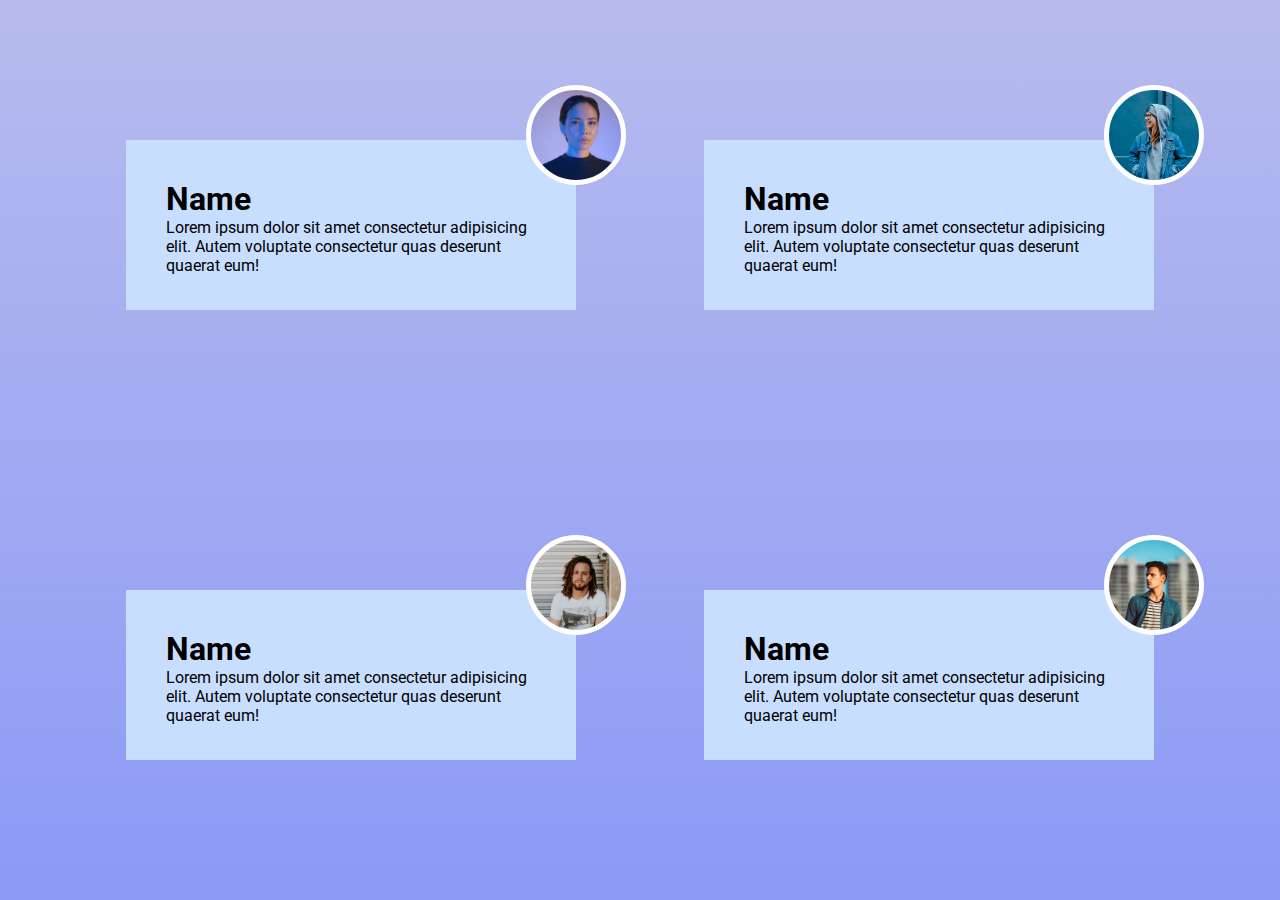
<file: Project 1(Variable Illustration)/index.html>
<!DOCTYPE html>
<html lang="en">
<head>
    <meta charset="UTF-8">
    <meta name="viewport" content="width=device-width, initial-scale=1.0">
    <title>SASS Variables</title>
    <link rel="stylesheet" href="style.css">
</head>
<body>
    <section class="cards">
        <div class="card">
            <div class="image image1"></div>
            <h1>Name</h1>
            <p>Lorem ipsum dolor sit amet consectetur adipisicing elit. 
               Autem voluptate consectetur quas deserunt quaerat eum!</p>
        </div>
        <div class="card">
            <div class="image image2"></div>
            <h1>Name</h1>
            <p>Lorem ipsum dolor sit amet consectetur adipisicing elit. 
               Autem voluptate consectetur quas deserunt quaerat eum!</p>
        </div>
        <div class="card">
            <div class="image image3"></div>
            <h1>Name</h1>
            <p>Lorem ipsum dolor sit amet consectetur adipisicing elit. 
               Autem voluptate consectetur quas deserunt quaerat eum!</p>
        </div>
        <div class="card">
            <div class="image image4"></div>
            <h1>Name</h1>
            <p>Lorem ipsum dolor sit amet consectetur adipisicing elit. 
               Autem voluptate consectetur quas deserunt quaerat eum!</p>
        </div>
    </section>
</body>
</html>
</file>
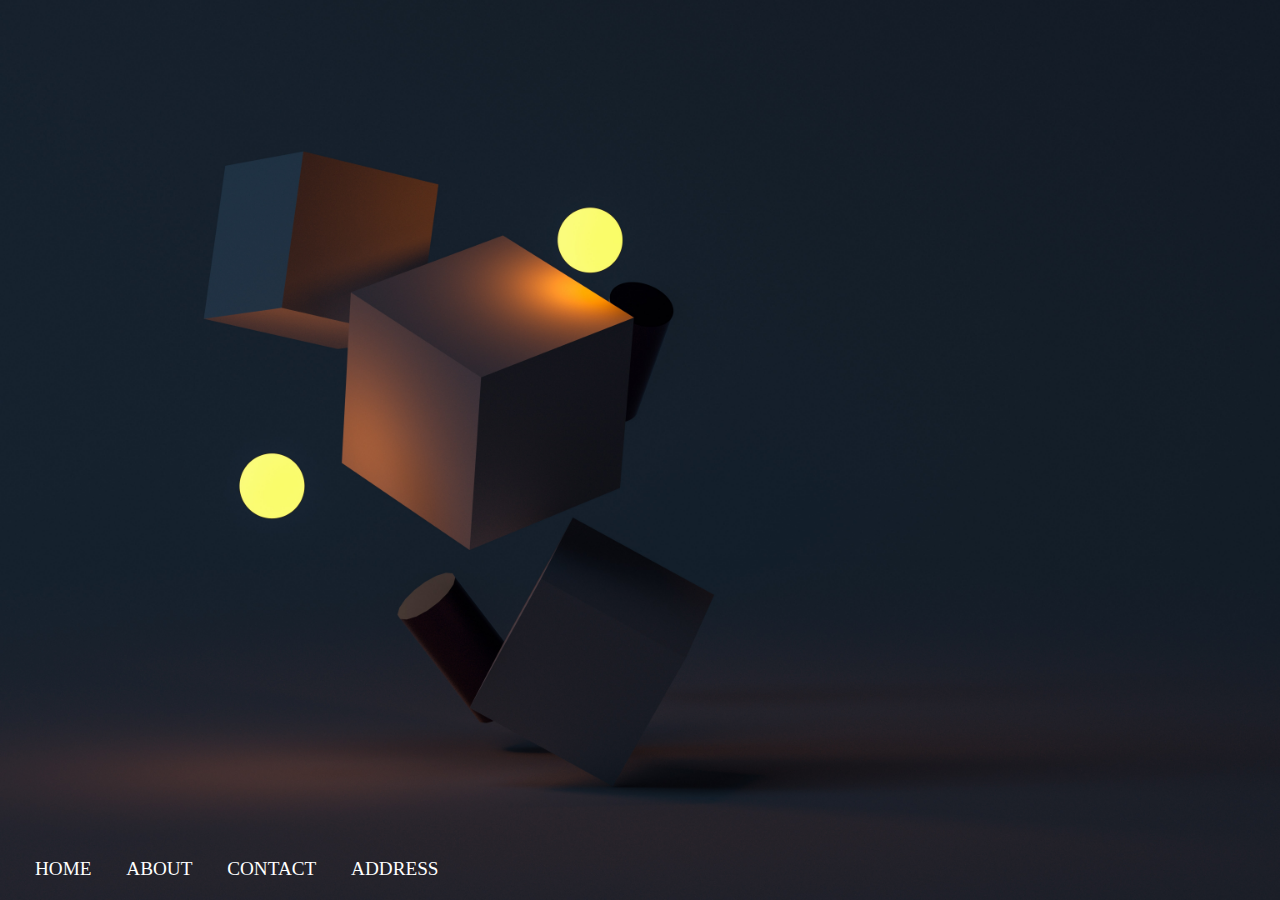
<file: Project 2(Nested Illustration)/index.html>
<!DOCTYPE html>
<html lang="en">
<head>
    <meta charset="UTF-8">
    <meta name="viewport" content="width=device-width, initial-scale=1.0">
    <title>Nested</title>
    <link rel="stylesheet" href="style.css">
</head>
<body>
    <section class="container">
        <ul>
            <li><a href="">HOME</a></li>
            <li><a href="">ABOUT</a></li>
            <li><a href="">CONTACT</a></li>
            <li><a href="">ADDRESS</a></li>
        </ul>
    </section>
</body>
</html>
</file>
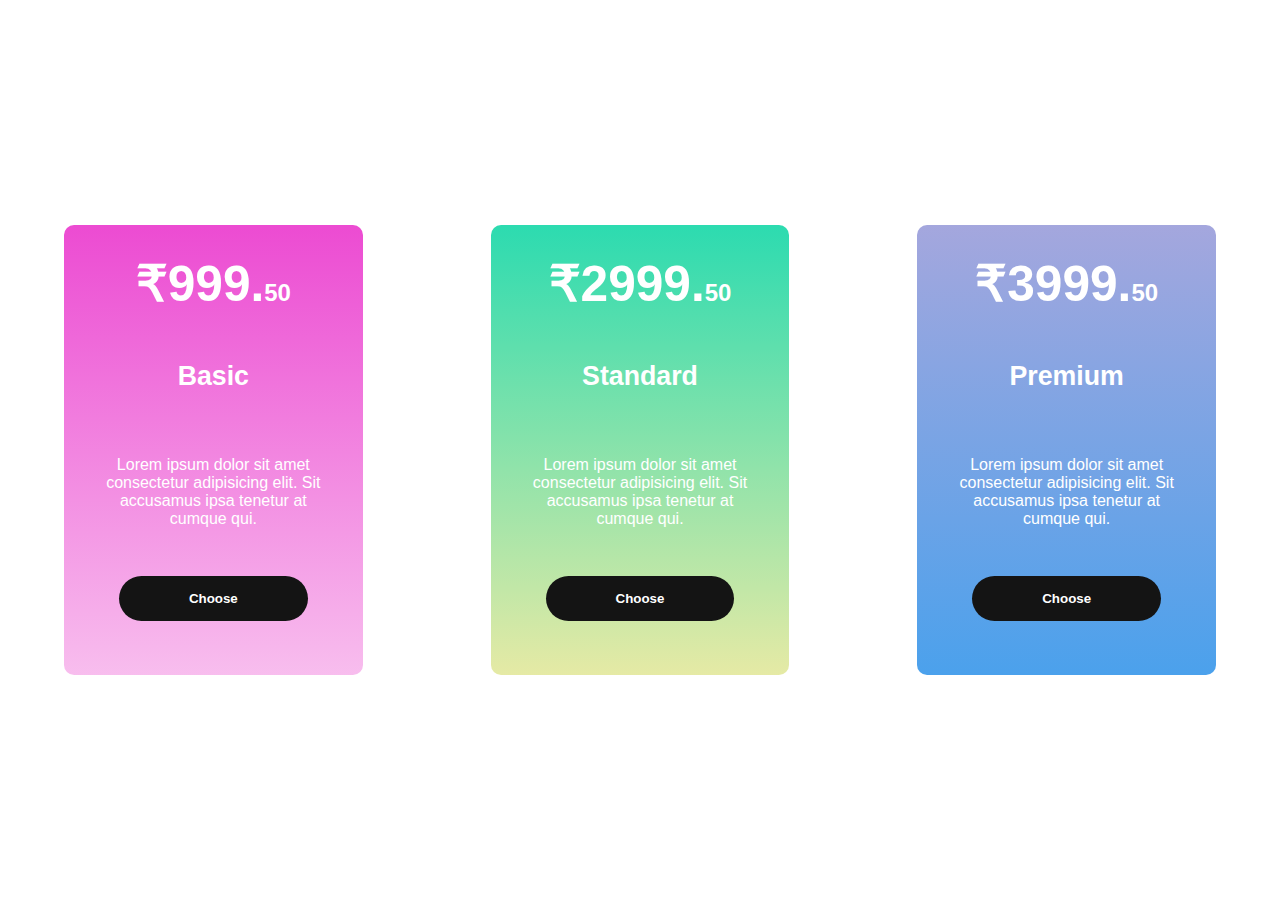
<file: Project 4(Mixin Illustration)/index.html>
<!DOCTYPE html>
<html lang="en">
<head>
    <meta charset="UTF-8">
    <meta name="viewport" content="width=device-width, initial-scale=1.0">
    <title>Mixin</title>
    <link rel="stylesheet" href="style.css">
</head>
<body>
    <section class="cards">
        <div class="card card1">
            <h1 class="p">₹999.<span>50</span></h1>
            <div class="writings">
                <h1 class="name">Basic</h1>
                <p>Lorem ipsum dolor sit amet consectetur adipisicing elit. 
                    Sit accusamus ipsa tenetur at cumque qui.</p>
                    <button>Choose</button>
            </div>   
        </div>
        <div class="card card2">
            <h1 class="p">₹2999.<span>50</span></h1>
            <div class="writings">
                <h1 class="name">Standard</h1>
                <p>Lorem ipsum dolor sit amet consectetur adipisicing elit. 
                    Sit accusamus ipsa tenetur at cumque qui.</p>
                    <button>Choose</button>
            </div>   
        </div>
        <div class="card card3">
            <h1 class="p">₹3999.<span>50</span></h1>
            <div class="writings">
                <h1 class="name">Premium</h1>
                <p>Lorem ipsum dolor sit amet consectetur adipisicing elit. 
                    Sit accusamus ipsa tenetur at cumque qui.</p>
                    <button>Choose</button>
            </div>   
        </div>
    </section>
</body>
</html>
</file>
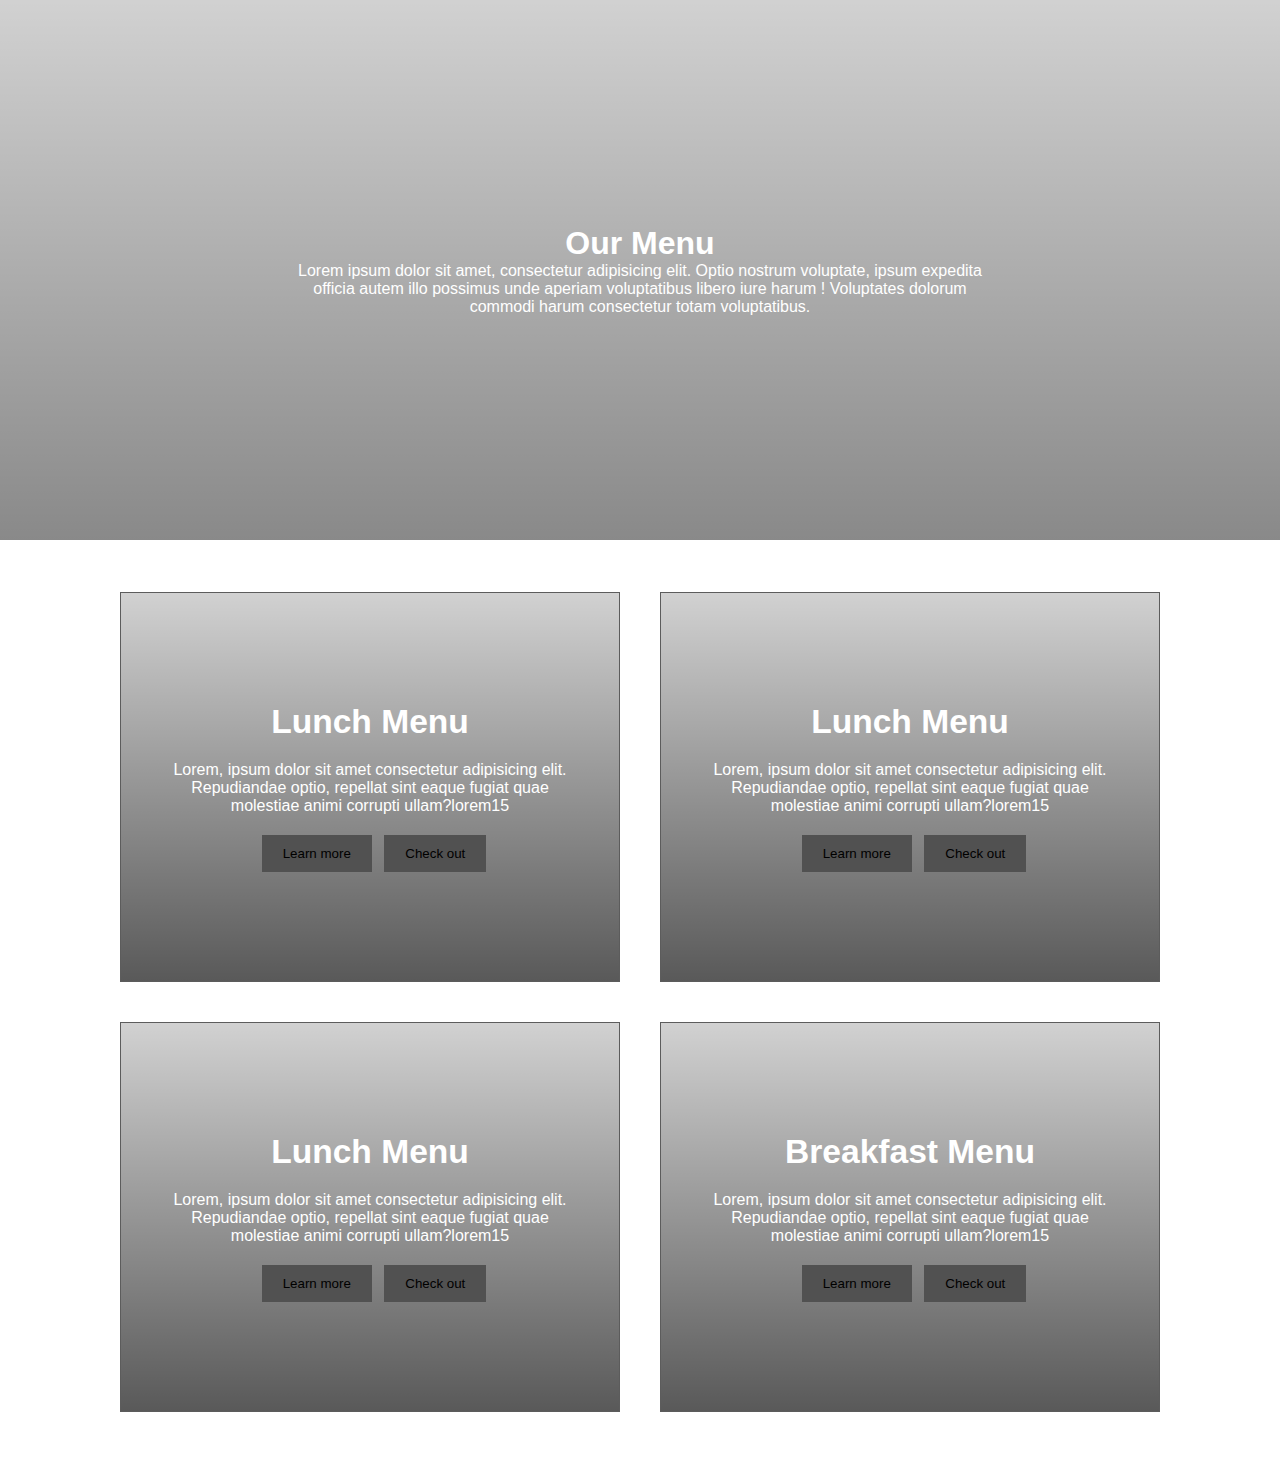
<file: Project 5(Extend Illustration)/index.html>
<!DOCTYPE html>
<html lang="en">
<head>
    <meta charset="UTF-8">
    <meta name="viewport" content="width=device-width, initial-scale=1.0">
    <title>Extends</title>
    <link rel="stylesheet" href="style.css">
</head>
<body>
    <header>
            <h1>Our Menu</h1>
            <p>Lorem ipsum dolor sit amet, consectetur adipisicing elit. Optio nostrum voluptate,
                 ipsum expedita officia autem illo possimus unde aperiam voluptatibus libero iure
                  harum ! Voluptates dolorum commodi harum consectetur totam voluptatibus.</p>
    </header>
    <section>
        <div class="cartmaon">
            <div class="card card1">
                <h1>Lunch Menu</h1>
                <p>Lorem, ipsum dolor sit amet consectetur adipisicing elit.
                     Repudiandae optio, repellat sint 
                     eaque fugiat quae molestiae animi corrupti ullam?lorem15</p>
                     <div class="but">
                        <button>Learn more</button>
                   <button>Check out</button>
               </div>
                    </div>
            <div class="card card2">
                <h1>Lunch Menu</h1>
                <p>Lorem, ipsum dolor sit amet consectetur adipisicing elit.
                     Repudiandae optio, repellat sint 
                     eaque fugiat quae molestiae animi corrupti ullam?lorem15</p>
                     <div class="but">
                        <button>Learn more</button>
                   <button>Check out</button>
               </div>
            </div>
            <div class="card card3">
                <h1>Lunch Menu</h1>
                <p>Lorem, ipsum dolor sit amet consectetur adipisicing elit.
                     Repudiandae optio, repellat sint 
                     eaque fugiat quae molestiae animi corrupti ullam?lorem15</p>
                     <div class="but">
                        <button>Learn more</button>
                   <button>Check out</button>
               </div>
            </div>
            <div class="card card4">
                <h1>Breakfast Menu</h1>
                <p>Lorem, ipsum dolor sit amet consectetur adipisicing elit.
                     Repudiandae optio, repellat sint 
                     eaque fugiat quae molestiae animi corrupti ullam?lorem15</p>
                     <div class="but">
                     <button>Learn more</button>
                <button>Check out</button>
            </div>
            </div>
        </div>
    </section>
</body>
</html>
</file>
<file: Project 1(Variable Illustration)/style.css>
@import url("https://fonts.googleapis.com/css2?family=Roboto:wght@300;400&display=swap");
* {
  margin: 0;
  padding: 0;
  box-sizing: border-box;
}

body {
  background: linear-gradient(rgba(165, 170, 233, 0.8), #8c9af6);
  font-family: "Roboto", sans-serif;
}

section.cards {
  display: flex;
  flex-wrap: wrap;
  justify-content: center;
  align-items: center;
  height: 100vh;
}

.card {
  height: 170px;
  width: 450px;
  background-color: #c8deff;
  padding: 40px;
  margin: 4rem;
  position: relative;
}

.image {
  position: absolute;
  height: 100px;
  width: 100px;
  border: 5px solid white;
  border-radius: 100%;
  top: -55px;
  right: -50px;
}

.image1 {
  background: url(one.jpg) no-repeat center/cover;
}

.image2 {
  background: url(two.jpg) no-repeat center/cover;
}

.image3 {
  background: url(three.jpg) no-repeat center/cover;
}

.image4 {
  background: url(four.jpg) no-repeat center/cover;
}/*# sourceMappingURL=style.css.map */
</file>
<file: Project 2(Nested Illustration)/style.css>
* {
  margin: 0;
  padding: 0;
  box-sizing: border-box;
}

.container {
  background-image: url(image.jpg);
  background-repeat: no-repeat;
  background-position: right;
  background-size: cover;
  height: 100vh;
  width: 100%;
  display: flex;
  flex-direction: column;
  justify-content: flex-end;
}
.container ul {
  font-size: 1.2rem;
  padding: 20px;
}
.container ul li {
  display: inline;
  list-style: none;
  margin: 0 15px;
}
.container ul li a {
  color: white;
  text-decoration: none;
  transition: 0.2s;
}
.container ul li a:hover {
  border-bottom: 3px solid white;
  cursor: pointer;
  padding-bottom: 5px;
}/*# sourceMappingURL=style.css.map */
</file>
<file: Project 4(Mixin Illustration)/style.css>
* {
  margin: 0;
  padding: 0;
  box-sizing: border-box;
}

section {
  display: flex;
  justify-content: center;
  align-items: center;
  height: 100vh;
  width: 100%;
}
section .card1 {
  height: 450px;
  width: 400px;
  background-image: linear-gradient(to bottom, #ec4bd2, rgba(235, 75, 208, 0.3647058824));
  margin: 4rem;
  border-radius: 10px;
  padding: 30px;
}
section .card2 {
  height: 450px;
  width: 400px;
  background-image: linear-gradient(to bottom, #ec4bd2, rgba(235, 75, 208, 0.3647058824));
  margin: 4rem;
  border-radius: 10px;
  padding: 30px;
  background-image: linear-gradient(to bottom, #2cdbb0, rgba(185, 197, 8, 0.3647058824));
}
section .card3 {
  height: 450px;
  width: 400px;
  background-image: linear-gradient(to bottom, #ec4bd2, rgba(235, 75, 208, 0.3647058824));
  margin: 4rem;
  border-radius: 10px;
  padding: 30px;
  background-image: linear-gradient(to bottom, rgba(6, 13, 163, 0.3647058824), #4ba1ec);
}
section .writings {
  display: flex;
  flex-direction: column;
  justify-content: space-between;
  align-items: center;
  color: white;
  font-family: sans-serif;
}
section .writings .name {
  font-size: 1.67rem;
  margin-bottom: 4rem;
}
section .writings p {
  text-align: center;
  margin-bottom: 3rem;
}
section .writings button {
  border: none;
  padding: 15px 70px;
  color: white;
  font-weight: bold;
  background-color: #141414;
  border-radius: 100px;
}
section .p {
  text-align: center;
  font-size: 3.1rem;
  color: white;
  font-family: sans-serif;
  margin-bottom: 3rem;
}
section .p span {
  font-size: 1.5rem;
}/*# sourceMappingURL=style.css.map */
</file>
<file: Project 5(Extend Illustration)/style.css>
* {
  margin: 0;
  padding: 0;
  box-sizing: border-box;
}

.flex-center, section .cartmaon .card, section .cartmaon, header {
  display: flex;
  justify-content: center;
  align-items: center;
  flex-wrap: wrap;
  flex-direction: column;
}

header {
  text-align: center;
  height: 60vh;
  font-family: sans-serif;
  color: white;
  background: linear-gradient(rgba(0, 0, 0, 0.179), rgba(0, 0, 0, 0.65)), url("https://images.unsplash.com/photo-1606787366850-de6330128bfc?q=80&w=2070&auto=format&fit=crop&ixlib=rb-4.0.3&ixid=M3wxMjA3fDB8MHxwaG90by1wYWdlfHx8fGVufDB8fHx8fA%3D%3D");
  background-repeat: no-repeat;
  background-position: center;
  background-size: cover;
  background-attachment: fixed;
}
header p {
  max-width: 700px;
}

section {
  height: auto;
}
section .cartmaon {
  margin: 2rem;
  flex-direction: row;
}
section .cartmaon .card {
  height: 390px;
  width: 500px;
  padding: 40px;
  border: 1px solid rgb(92, 92, 92);
  margin: 20px;
  text-align: center;
  font-family: sans-serif;
  color: white;
}
section .cartmaon .card1 {
  background: linear-gradient(rgba(0, 0, 0, 0.179), rgba(0, 0, 0, 0.65)), url("https://images.unsplash.com/photo-1543352634-99a5d50ae78e?ixlib=rb-4.0.3&ixid=MnwxMjA3fDB8MHxwaG90by1wYWdlfHx8fGVufDB8fHx8&auto=format&fit=crop&w=2071&q=80");
  background-repeat: no-repeat;
  background-position: center;
  background-size: cover;
}
section .cartmaon .card2 {
  background: linear-gradient(rgba(0, 0, 0, 0.179), rgba(0, 0, 0, 0.65)), url("https://images.unsplash.com/photo-1657299170932-e75407883a6a?ixlib=rb-4.0.3&ixid=MnwxMjA3fDF8MHxwaG90by1wYWdlfHx8fGVufDB8fHx8&auto=format&fit=crop&w=1171&q=80");
  background-repeat: no-repeat;
  background-position: center;
  background-size: cover;
}
section .cartmaon .card3 {
  background: linear-gradient(rgba(0, 0, 0, 0.179), rgba(0, 0, 0, 0.65)), url("https://images.unsplash.com/photo-1490645935967-10de6ba17061?ixlib=rb-4.0.3&ixid=MnwxMjA3fDB8MHxwaG90by1wYWdlfHx8fGVufDB8fHx8&auto=format&fit=crop&w=2053&q=80");
  background-repeat: no-repeat;
  background-position: center;
  background-size: cover;
}
section .cartmaon .card4 {
  background: linear-gradient(rgba(0, 0, 0, 0.179), rgba(0, 0, 0, 0.65)), url("https://images.unsplash.com/photo-1594046243098-0fceea9d451e?ixlib=rb-4.0.3&ixid=MnwxMjA3fDB8MHxwaG90by1wYWdlfHx8fGVufDB8fHx8&auto=format&fit=crop&w=1170&q=80");
  background-repeat: no-repeat;
  background-position: center;
  background-size: cover;
}
section .cartmaon h1 {
  font-size: 2.1rem;
}
section .cartmaon p {
  margin: 20px 0;
}
section .cartmaon button {
  padding: 10px 20px;
  margin-left: 8px;
  background-color: #515151;
  border: 1px solid #515151;
}/*# sourceMappingURL=style.css.map */
</file>
